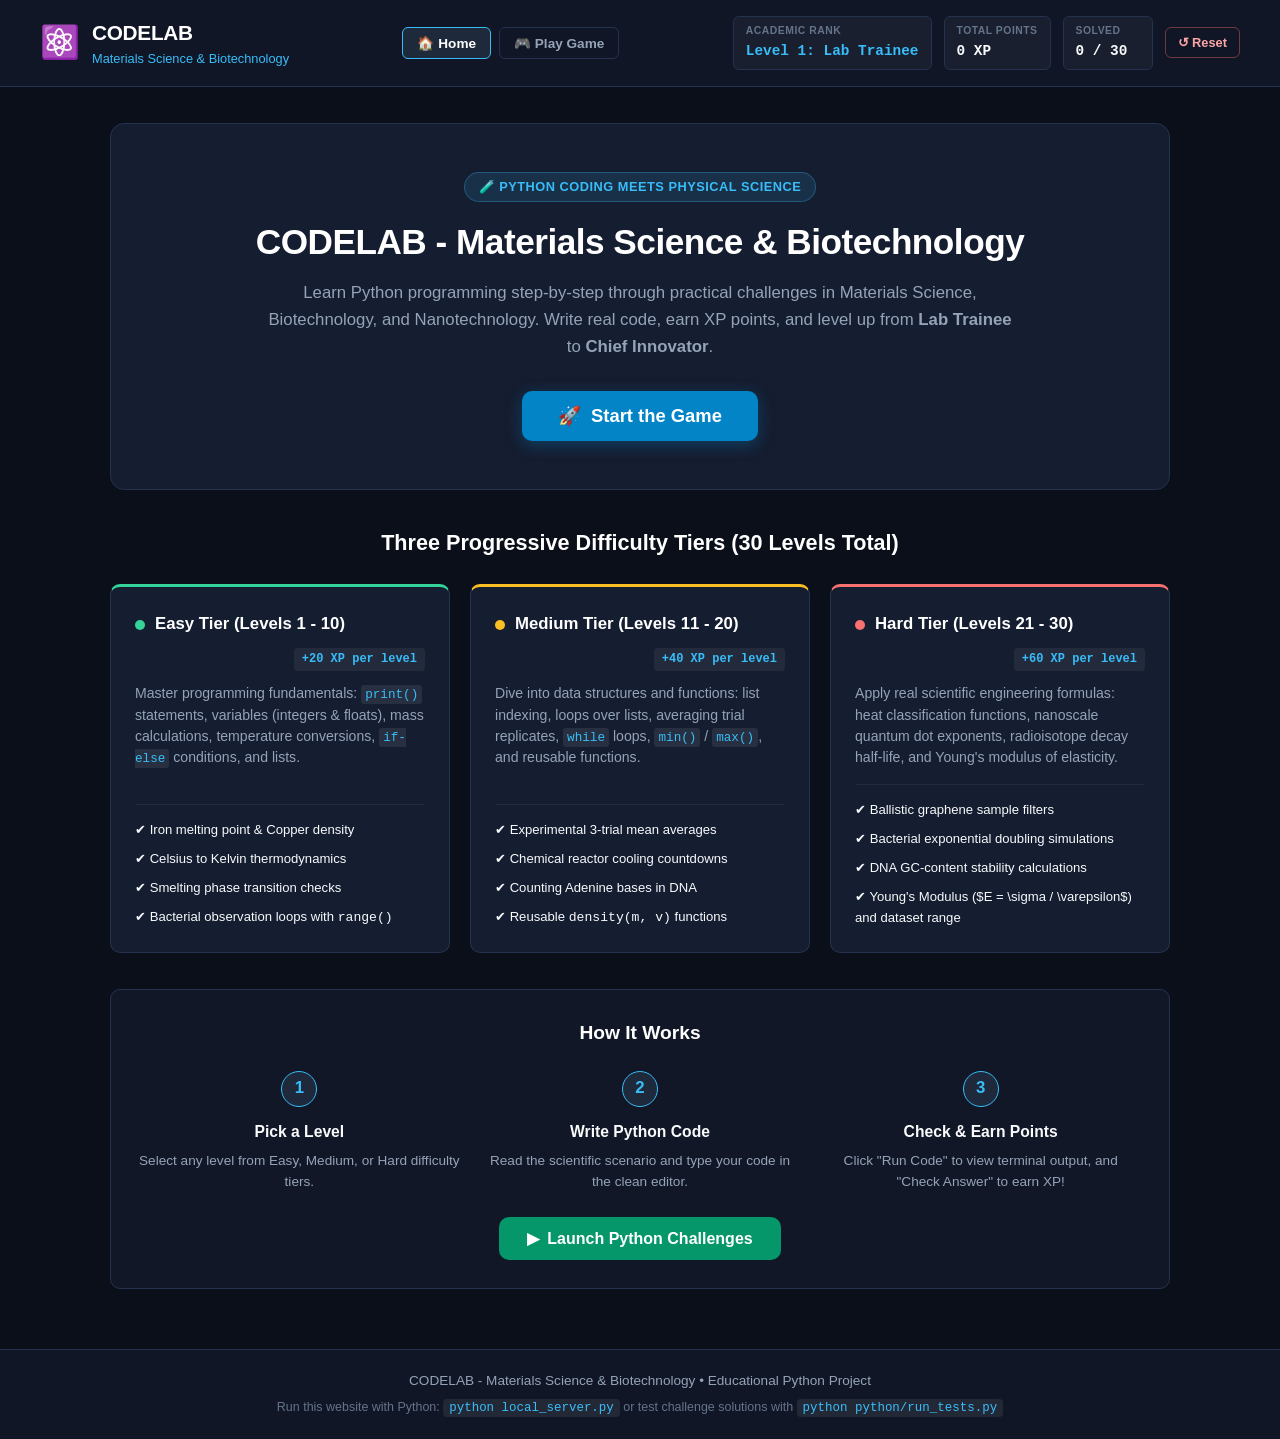
<file: index.html>
<!DOCTYPE html>
<html lang="en">
<head>
  <meta charset="UTF-8">
  <meta name="viewport" content="width=device-width, initial-scale=1.0">
  <title>CODELAB - Materials Science & Biotechnology</title>
  <link rel="stylesheet" href="css/style.css">
  <link rel="icon" href="data:image/svg+xml,<svg xmlns=%22http://www.w3.org/2000/svg%22 viewBox=%220%22%200%22%20100%22%20100%22><text y=%22.9em%22 font-size=%2290%22>🐍</text></svg>">
</head>
<body>

  <!-- App Header -->
  <header class="app-header">
    <div class="header-container">
      <div class="brand" id="nav-brand" style="cursor: pointer;" title="Return to Home">
        <span class="brand-icon">⚛️</span>
        <div>
          <h1>CODELAB</h1>
          <p class="brand-sub">Materials Science & Biotechnology</p>
        </div>
      </div>

      <nav class="header-nav">
        <button class="nav-btn active" id="btn-nav-home">🏠 Home</button>
        <button class="nav-btn" id="btn-nav-game">🎮 Play Game</button>
      </nav>

      <div class="stats-panel">
        <div class="stat-badge">
          <span class="stat-label">Academic Rank</span>
          <span class="stat-value highlight" id="hud-level-pill">Level 1: Lab Trainee</span>
        </div>
        <div class="stat-badge">
          <span class="stat-label">Total Points</span>
          <span class="stat-value" id="hud-xp">0 XP</span>
        </div>
        <div class="stat-badge">
          <span class="stat-label">Solved</span>
          <span class="stat-value" id="hud-solved">0 / 30</span>
        </div>
        <button class="btn-reset" id="btn-reset-progress" title="Reset your saved score">↺ Reset</button>
      </div>
    </div>
  </header>

  <!-- ======================================================================
       FRONT PAGE / HOME VIEW
       ====================================================================== -->
  <section class="home-view" id="home-view">
    <div class="hero-box">
      <div class="hero-tag">🧪 Python Coding Meets Physical Science</div>
      <h1 class="hero-heading">CODELAB - Materials Science & Biotechnology</h1>
      <p class="hero-subheading">
        Learn Python programming step-by-step through practical challenges in Materials Science, 
        Biotechnology, and Nanotechnology. Write real code, earn XP points, and level up from 
        <strong>Lab Trainee</strong> to <strong>Chief Innovator</strong>.
      </p>
      
      <div class="hero-actions">
        <button class="btn-hero-primary" id="btn-hero-start">
          <span>🚀</span> Start the Game
        </button>
      </div>
    </div>

    <!-- Tier Overview Cards -->
    <div class="overview-section">
      <h2 class="overview-title">Three Progressive Difficulty Tiers (30 Levels Total)</h2>
      <div class="tier-cards-grid">
        
        <div class="tier-card tier-card-easy" data-target-tier="easy" title="Click to launch Easy tier">
          <div class="tier-card-header">
            <span class="dot dot-easy"></span>
            <h3>Easy Tier (Levels 1 - 10)</h3>
            <span class="tier-reward">+20 XP per level</span>
          </div>
          <p class="tier-card-desc">
            Master programming fundamentals: <code>print()</code> statements, variables (integers & floats), 
            mass calculations, temperature conversions, <code>if-else</code> conditions, and lists.
          </p>
          <ul class="tier-features">
            <li>✔ Iron melting point & Copper density</li>
            <li>✔ Celsius to Kelvin thermodynamics</li>
            <li>✔ Smelting phase transition checks</li>
            <li>✔ Bacterial observation loops with <code>range()</code></li>
          </ul>
        </div>

        <div class="tier-card tier-card-medium" data-target-tier="medium" title="Click to launch Medium tier">
          <div class="tier-card-header">
            <span class="dot dot-medium"></span>
            <h3>Medium Tier (Levels 11 - 20)</h3>
            <span class="tier-reward">+40 XP per level</span>
          </div>
          <p class="tier-card-desc">
            Dive into data structures and functions: list indexing, loops over lists, 
            averaging trial replicates, <code>while</code> loops, <code>min()</code> / <code>max()</code>, and reusable functions.
          </p>
          <ul class="tier-features">
            <li>✔ Experimental 3-trial mean averages</li>
            <li>✔ Chemical reactor cooling countdowns</li>
            <li>✔ Counting Adenine bases in DNA</li>
            <li>✔ Reusable <code>density(m, v)</code> functions</li>
          </ul>
        </div>

        <div class="tier-card tier-card-hard" data-target-tier="hard" title="Click to launch Hard tier">
          <div class="tier-card-header">
            <span class="dot dot-hard"></span>
            <h3>Hard Tier (Levels 21 - 30)</h3>
            <span class="tier-reward">+60 XP per level</span>
          </div>
          <p class="tier-card-desc">
            Apply real scientific engineering formulas: heat classification functions, 
            nanoscale quantum dot exponents, radioisotope decay half-life, and Young's modulus of elasticity.
          </p>
          <ul class="tier-features">
            <li>✔ Ballistic graphene sample filters</li>
            <li>✔ Bacterial exponential doubling simulations</li>
            <li>✔ DNA GC-content stability calculations</li>
            <li>✔ Young's Modulus ($E = \sigma / \varepsilon$) and dataset range</li>
          </ul>
        </div>

      </div>

      <!-- How to Play Quick Steps -->
      <div class="steps-box">
        <h3 class="steps-title">How It Works</h3>
        <div class="steps-grid">
          <div class="step-item">
            <span class="step-num">1</span>
            <h4>Pick a Level</h4>
            <p>Select any level from Easy, Medium, or Hard difficulty tiers.</p>
          </div>
          <div class="step-item">
            <span class="step-num">2</span>
            <h4>Write Python Code</h4>
            <p>Read the scientific scenario and type your code in the clean editor.</p>
          </div>
          <div class="step-item">
            <span class="step-num">3</span>
            <h4>Check & Earn Points</h4>
            <p>Click "Run Code" to view terminal output, and "Check Answer" to earn XP!</p>
          </div>
        </div>
        <div style="text-align: center; margin-top: 24px;">
          <button class="btn-hero-secondary" id="btn-hero-start-bottom">
            <span>▶</span> Launch Python Challenges
          </button>
        </div>
      </div>
    </div>
  </section>

  <!-- ======================================================================
       GAME VIEW (CHALLENGE WORKSPACE)
       ====================================================================== -->
  <main class="main-content" id="game-view" style="display: none;">
    
    <!-- Tier Selection Tabs -->
    <div class="tier-tabs">
      <button class="tier-btn active" data-tier="easy">
        <span class="dot dot-easy"></span>
        Easy Levels (1 - 10)
      </button>
      <button class="tier-btn" data-tier="medium">
        <span class="dot dot-medium"></span>
        Medium Levels (11 - 20)
      </button>
      <button class="tier-btn" data-tier="hard">
        <span class="dot dot-hard"></span>
        Hard Levels (21 - 30)
      </button>
    </div>

    <!-- Levels Selector Grid -->
    <div class="levels-grid" id="levels-container">
      <!-- Generated dynamically by app.js (10 buttons for active tier) -->
    </div>

    <!-- Active Challenge Workspace -->
    <div class="workspace-card">
      
      <!-- Challenge Header -->
      <div class="challenge-header">
        <div>
          <div class="challenge-meta">
            <span class="badge" id="cw-difficulty-badge">Easy</span>
            <span class="badge badge-topic" id="cw-topic-badge">print() Statement</span>
            <span class="badge badge-xp" id="cw-xp-badge">+20 XP</span>
          </div>
          <h2 class="challenge-title" id="cw-title">Level 1: Lab Terminal Greeting</h2>
        </div>
        <div id="cw-status-indicator">
          <!-- Solved or Unsolved indicator -->
        </div>
      </div>

      <!-- Problem Description & Instructions -->
      <div class="challenge-description">
        <p class="scenario-text" id="cw-scenario">
          Welcome to the research laboratory! Every scientific instrument logs status messages to the console.
        </p>
        <div class="instruction-box" id="cw-instruction">
          Use the <code>print()</code> function to display exactly: <code>Hello, Science Lab!</code>
        </div>
      </div>

      <!-- Python Code Editor -->
      <div class="editor-wrapper">
        <div class="editor-bar">
          <span class="editor-file">main.py (Python Workspace)</span>
          <div class="editor-quick-actions">
            <button class="btn-tool" id="btn-hint">💡 Hint</button>
            <button class="btn-tool" id="btn-clear-code">↺ Clear</button>
          </div>
        </div>
        <textarea class="code-editor" id="code-input" spellcheck="false" placeholder="# Type your Python code here..."></textarea>
      </div>

      <!-- Editor Controls -->
      <div class="editor-actions">
        <button class="btn btn-run" id="btn-run-code">▶ Run Code</button>
        <button class="btn btn-check" id="btn-check-answer">✔ Check Answer</button>
      </div>

      <!-- Terminal Output Screen -->
      <div class="terminal-box">
        <div class="terminal-title">
          <span>TERMINAL OUTPUT</span>
          <span class="terminal-status" id="terminal-status">READY</span>
        </div>
        <pre class="terminal-body" id="terminal-body">Press "Run Code" to test or "Check Answer" to verify your solution.</pre>
      </div>

      <!-- Result Banner -->
      <div class="feedback-banner" id="feedback-banner" style="display: none;"></div>

    </div>

  </main>

  <!-- Simple Footer with Python Information -->
  <footer class="app-footer">
    <div class="footer-container">
      <p>CODELAB - Materials Science & Biotechnology • Educational Python Project</p>
      <p class="footer-sub">
        Run this website with Python: 
        <code>python local_server.py</code> or test challenge solutions with <code>python python/run_tests.py</code>
      </p>
    </div>
  </footer>

  <!-- Toast Notification Container -->
  <div id="toast-container" class="toast-container"></div>

  <!-- Scripts -->
  <script src="js/challenges.js"></script>
  <script src="js/game.js"></script>
  <script src="js/app.js"></script>
</body>
</html>
</file>
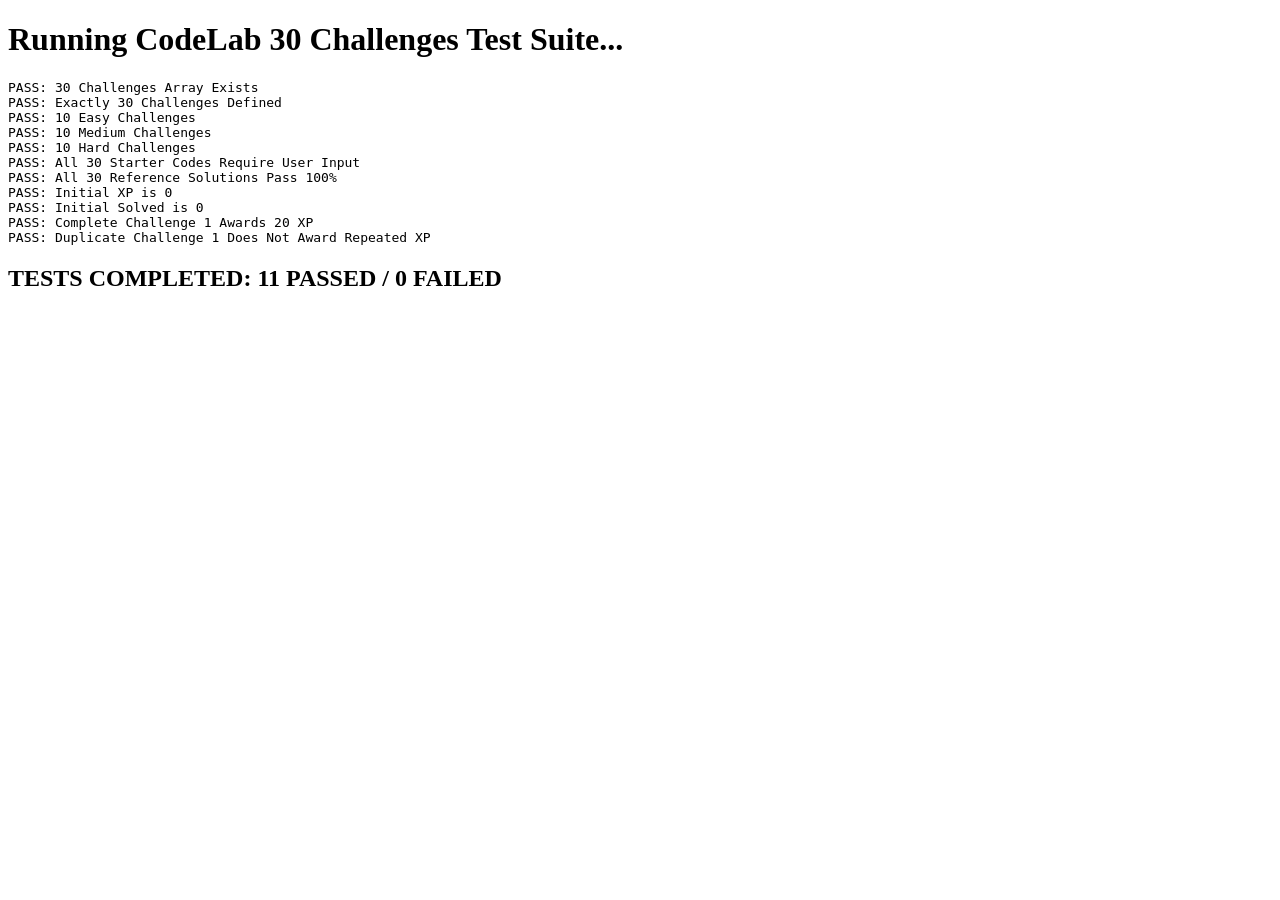
<file: test.html>
<!DOCTYPE html>
<html>
<head>
  <meta charset="utf-8">
  <title>CodeLab 30 Challenges Automated Test Suite</title>
</head>
<body>
  <h1>Running CodeLab 30 Challenges Test Suite...</h1>
  <div id="results"></div>

  <script src="js/challenges.js"></script>
  <script src="js/game.js"></script>

  <script>
    const results = [];
    function assert(name, condition, extra = '') {
      if (condition) {
        results.push(`PASS: ${name}`);
        console.log(`[PASS] ${name}`);
      } else {
        results.push(`FAIL: ${name} - ${extra}`);
        console.error(`[FAIL] ${name} - ${extra}`);
      }
    }

    try {
      assert('30 Challenges Array Exists', Array.isArray(window.CHALLENGES));
      assert('Exactly 30 Challenges Defined', window.CHALLENGES.length === 30, `Found: ${window.CHALLENGES.length}`);

      const easyList = window.CHALLENGES.filter(c => c.difficulty === 'easy');
      const medList = window.CHALLENGES.filter(c => c.difficulty === 'medium');
      const hardList = window.CHALLENGES.filter(c => c.difficulty === 'hard');

      assert('10 Easy Challenges', easyList.length === 10, `Found ${easyList.length}`);
      assert('10 Medium Challenges', medList.length === 10, `Found ${medList.length}`);
      assert('10 Hard Challenges', hardList.length === 10, `Found ${hardList.length}`);

      const sim = new SafePythonSimulator();

      // Test that all starter codes DO NOT give free points
      let starterRequireInputCount = 0;
      CHALLENGES.forEach(c => {
        const res = sim.run(c.starterCode);
        const val = c.validator(c.starterCode, res);
        if (!val.passed) {
          starterRequireInputCount++;
        } else {
          console.error('Starter gave free pass without code for:', c.id);
        }
      });
      assert('All 30 Starter Codes Require User Input', starterRequireInputCount === 30, `Count: ${starterRequireInputCount}/30`);

      // Test that all 30 reference solutions PASS validation 100%
      let solutionPassCount = 0;
      CHALLENGES.forEach(c => {
        const res = sim.run(c.solutionCode);
        const val = c.validator(c.solutionCode, res);
        if (val.passed) {
          solutionPassCount++;
        } else {
          results.push(`FAILED_CH: ${c.id} - ${c.title} - ${val.message} - Out: ${res.stdout.join(';')} - Vars: ${JSON.stringify(res.variables)}`);
          console.error('Solution failed for:', c.id, c.title, val.message, 'Output:', res.stdout);
        }
      });
      assert('All 30 Reference Solutions Pass 100%', solutionPassCount === 30, `Passed: ${solutionPassCount}/30`);

      // Test Game Engine
      const testGame = new GameEngine();
      testGame.resetProgress();
      assert('Initial XP is 0', testGame.state.xp === 0);
      assert('Initial Solved is 0', testGame.state.completedChallenges.length === 0);

      const r1 = testGame.completeChallenge('ch_1');
      assert('Complete Challenge 1 Awards 20 XP', r1.isFirstTime && testGame.state.xp === 20);

      const r2 = testGame.completeChallenge('ch_1');
      assert('Duplicate Challenge 1 Does Not Award Repeated XP', !r2.isFirstTime && testGame.state.xp === 20);

      document.getElementById('results').innerHTML = `<pre>${results.join('\n')}</pre><h2 id="summary">TESTS COMPLETED: ${results.filter(r => r.startsWith('PASS')).length} PASSED / ${results.filter(r => r.startsWith('FAIL')).length} FAILED</h2>`;
    } catch (e) {
      document.getElementById('results').innerHTML = `<h2 style="color:red">EXCEPTION: ${e.message}</h2><pre>${e.stack}</pre>`;
    }
  </script>
</body>
</html>
</file>
<file: css/style.css>
/* ==========================================================================
   CodeLab: Materials × Bio
   style.css - Clean, Student-Friendly Dark Design (Static Background, No Lag)
   ========================================================================== */

:root {
  --bg-page: #0b0f19;
  --bg-card: #151d30;
  --bg-card-hover: #1c2742;
  --bg-editor: #070c18;
  --bg-terminal: #050811;

  --border-subtle: #243250;
  --border-highlight: #38bdf8;

  --cyan: #38bdf8;
  --green: #34d399;
  --amber: #fbbf24;
  --rose: #f87171;
  --purple: #c084fc;

  --text-main: #f8fafc;
  --text-muted: #94a3b8;
  --text-dim: #64748b;

  --font-main: -apple-system, BlinkMacSystemFont, "Segoe UI", Roboto, Oxygen, Ubuntu, Cantarell, sans-serif;
  --font-mono: "Fira Code", Consolas, Monaco, "Courier New", monospace;

  --radius-sm: 6px;
  --radius-md: 10px;
  --radius-lg: 14px;
}

* {
  box-sizing: border-box;
  margin: 0;
  padding: 0;
}

body {
  background-color: var(--bg-page);
  color: var(--text-main);
  font-family: var(--font-main);
  line-height: 1.6;
  min-height: 100vh;
  display: flex;
  flex-direction: column;
}

/* ==========================================================================
   APP HEADER
   ========================================================================== */
.app-header {
  background-color: #101626;
  border-bottom: 1px solid var(--border-subtle);
  padding: 16px 24px;
  position: sticky;
  top: 0;
  z-index: 100;
}

.header-container {
  max-width: 1200px;
  margin: 0 auto;
  display: flex;
  align-items: center;
  justify-content: space-between;
  gap: 16px;
  flex-wrap: wrap;
}

.brand {
  display: flex;
  align-items: center;
  gap: 12px;
}

.brand-icon {
  font-size: 2rem;
}

.brand h1 {
  font-size: 1.3rem;
  font-weight: 700;
  color: #fff;
  letter-spacing: -0.3px;
}

.brand-sub {
  font-size: 0.8rem;
  color: var(--cyan);
}

.header-nav {
  display: flex;
  align-items: center;
  gap: 8px;
}

.nav-btn {
  background: transparent;
  border: 1px solid var(--border-subtle);
  color: var(--text-muted);
  padding: 7px 14px;
  border-radius: var(--radius-sm);
  font-size: 0.85rem;
  font-weight: 600;
  cursor: pointer;
  transition: all 0.2s;
}

.nav-btn:hover {
  background: rgba(255, 255, 255, 0.06);
  color: #fff;
}

.nav-btn.active {
  background: #1e293b;
  border-color: var(--cyan);
  color: #fff;
}

.stats-panel {
  display: flex;
  align-items: center;
  gap: 12px;
  flex-wrap: wrap;
}

.stat-badge {
  background: rgba(255, 255, 255, 0.04);
  border: 1px solid var(--border-subtle);
  border-radius: var(--radius-sm);
  padding: 6px 12px;
  display: flex;
  flex-direction: column;
  min-width: 90px;
}

.stat-label {
  font-size: 0.65rem;
  color: var(--text-dim);
  text-transform: uppercase;
  font-weight: 600;
  letter-spacing: 0.5px;
}

.stat-value {
  font-size: 0.9rem;
  font-weight: 700;
  color: var(--text-main);
  font-family: var(--font-mono);
}

.stat-value.highlight {
  color: var(--cyan);
}

.btn-reset {
  background: transparent;
  border: 1px solid rgba(248, 113, 113, 0.4);
  color: #fca5a5;
  padding: 7px 12px;
  border-radius: var(--radius-sm);
  font-size: 0.8rem;
  font-weight: 600;
  cursor: pointer;
  transition: all 0.2s;
}

.btn-reset:hover {
  background: rgba(248, 113, 113, 0.15);
  border-color: var(--rose);
  color: #fff;
}

/* ==========================================================================
   FRONT PAGE / HOME VIEW
   ========================================================================== */
.home-view {
  max-width: 1100px;
  margin: 36px auto 60px;
  padding: 0 20px;
}

.hero-box {
  background: #151d30;
  border: 1px solid var(--border-subtle);
  border-radius: var(--radius-lg);
  padding: 48px 36px;
  text-align: center;
  margin-bottom: 36px;
}

.hero-tag {
  display: inline-block;
  background: rgba(56, 189, 248, 0.12);
  border: 1px solid rgba(56, 189, 248, 0.3);
  color: var(--cyan);
  font-size: 0.8rem;
  font-weight: 700;
  padding: 4px 14px;
  border-radius: 20px;
  margin-bottom: 18px;
  text-transform: uppercase;
  letter-spacing: 0.5px;
}

.hero-heading {
  font-size: 2.2rem;
  font-weight: 800;
  color: #fff;
  letter-spacing: -0.5px;
  margin-bottom: 16px;
  line-height: 1.25;
}

.hero-subheading {
  font-size: 1.05rem;
  color: var(--text-muted);
  max-width: 750px;
  margin: 0 auto 30px;
  line-height: 1.6;
}

.hero-actions {
  display: flex;
  justify-content: center;
  gap: 16px;
}

.btn-hero-primary {
  background: #0284c7;
  color: #fff;
  font-size: 1.15rem;
  font-weight: 800;
  padding: 14px 36px;
  border-radius: var(--radius-md);
  border: none;
  cursor: pointer;
  transition: all 0.2s;
  display: inline-flex;
  align-items: center;
  gap: 10px;
  box-shadow: 0 4px 16px rgba(2, 132, 199, 0.35);
}

.btn-hero-primary:hover {
  background: #0ea5e9;
  transform: translateY(-2px);
  box-shadow: 0 6px 20px rgba(14, 165, 233, 0.5);
}

.btn-hero-secondary {
  background: #059669;
  color: #fff;
  font-size: 1rem;
  font-weight: 700;
  padding: 12px 28px;
  border-radius: var(--radius-md);
  border: none;
  cursor: pointer;
  transition: all 0.2s;
  display: inline-flex;
  align-items: center;
  gap: 8px;
}

.btn-hero-secondary:hover {
  background: #10b981;
}

/* Tier Overview Cards */
.overview-title {
  font-size: 1.35rem;
  font-weight: 700;
  color: #fff;
  text-align: center;
  margin-bottom: 24px;
}

.tier-cards-grid {
  display: grid;
  grid-template-columns: repeat(auto-fit, minmax(300px, 1fr));
  gap: 20px;
  margin-bottom: 36px;
}

.tier-card {
  background: #151d30;
  border: 1px solid var(--border-subtle);
  border-radius: var(--radius-md);
  padding: 24px;
  display: flex;
  flex-direction: column;
  cursor: pointer;
  transition: transform 0.2s ease, border-color 0.2s ease;
}

.tier-card:hover {
  transform: translateY(-3px);
  border-color: rgba(56, 189, 248, 0.4);
}

.tier-card-easy { border-top: 3px solid var(--green); }
.tier-card-medium { border-top: 3px solid var(--amber); }
.tier-card-hard { border-top: 3px solid var(--rose); }

.tier-card-header {
  display: flex;
  align-items: center;
  gap: 10px;
  margin-bottom: 12px;
  flex-wrap: wrap;
}

.tier-card-header h3 {
  font-size: 1.05rem;
  font-weight: 700;
  color: #fff;
}

.tier-reward {
  margin-left: auto;
  font-size: 0.75rem;
  font-weight: 700;
  padding: 2px 8px;
  border-radius: 4px;
  background: rgba(255, 255, 255, 0.06);
  color: var(--cyan);
  font-family: var(--font-mono);
}

.tier-card-desc {
  font-size: 0.88rem;
  color: var(--text-muted);
  margin-bottom: 16px;
  line-height: 1.5;
}

.tier-card-desc code {
  background: rgba(255, 255, 255, 0.08);
  color: var(--cyan);
  padding: 2px 4px;
  border-radius: 3px;
  font-size: 0.9em;
}

.tier-features {
  list-style: none;
  font-size: 0.82rem;
  color: var(--text-main);
  display: flex;
  flex-direction: column;
  gap: 8px;
  margin-top: auto;
  padding-top: 14px;
  border-top: 1px solid rgba(255, 255, 255, 0.05);
}

/* How It Works Steps */
.steps-box {
  background: #111726;
  border: 1px solid var(--border-subtle);
  border-radius: var(--radius-md);
  padding: 28px;
}

.steps-title {
  text-align: center;
  font-size: 1.2rem;
  font-weight: 700;
  color: #fff;
  margin-bottom: 22px;
}

.steps-grid {
  display: grid;
  grid-template-columns: repeat(auto-fit, minmax(220px, 1fr));
  gap: 20px;
}

.step-item {
  text-align: center;
}

.step-num {
  width: 36px;
  height: 36px;
  border-radius: 50%;
  background: #1e293b;
  border: 1px solid var(--border-highlight);
  color: var(--cyan);
  font-weight: 800;
  display: flex;
  align-items: center;
  justify-content: center;
  margin: 0 auto 12px;
  font-size: 1.05rem;
}

.step-item h4 {
  font-size: 0.98rem;
  font-weight: 700;
  margin-bottom: 6px;
}

.step-item p {
  font-size: 0.85rem;
  color: var(--text-muted);
}

/* ==========================================================================
   MAIN CONTENT LAYOUT
   ========================================================================== */
.main-content {
  max-width: 1200px;
  width: 100%;
  margin: 28px auto;
  padding: 0 20px;
  flex: 1;
}

/* Difficulty Tier Tabs */
.tier-tabs {
  display: flex;
  gap: 10px;
  margin-bottom: 20px;
  flex-wrap: wrap;
}

.tier-btn {
  background: #10182b;
  border: 1px solid var(--border-subtle);
  color: var(--text-muted);
  padding: 10px 20px;
  border-radius: var(--radius-md);
  font-size: 0.95rem;
  font-weight: 600;
  cursor: pointer;
  display: flex;
  align-items: center;
  gap: 8px;
  transition: all 0.2s;
}

.tier-btn:hover {
  background: var(--bg-card-hover);
  color: var(--text-main);
}

.tier-btn.active {
  background: #1e293b;
  border-color: var(--border-highlight);
  color: #fff;
}

.dot {
  width: 10px;
  height: 10px;
  border-radius: 50%;
  display: inline-block;
}

.dot-easy { background-color: var(--green); }
.dot-medium { background-color: var(--amber); }
.dot-hard { background-color: var(--rose); }

/* Level Selector Grid */
.levels-grid {
  display: grid;
  grid-template-columns: repeat(auto-fill, minmax(105px, 1fr));
  gap: 10px;
  margin-bottom: 24px;
}

.level-card {
  background: var(--bg-card);
  border: 1px solid var(--border-subtle);
  border-radius: var(--radius-sm);
  padding: 12px 10px;
  text-align: center;
  cursor: pointer;
  transition: all 0.2s;
  display: flex;
  flex-direction: column;
  gap: 4px;
}

.level-card:hover {
  background: var(--bg-card-hover);
  border-color: rgba(56, 189, 248, 0.4);
}

.level-card.active {
  background: #172554;
  border-color: var(--cyan);
}

.level-card.completed {
  border-color: rgba(52, 211, 153, 0.5);
  background: #06281e;
}

.level-num {
  font-size: 0.95rem;
  font-weight: 700;
  color: #fff;
  font-family: var(--font-mono);
}

.level-status {
  font-size: 0.75rem;
  color: var(--text-dim);
}

.level-card.completed .level-status {
  color: var(--green);
  font-weight: 600;
}

/* ==========================================================================
   WORKSPACE CARD (CHALLENGE AREA)
   ========================================================================== */
.workspace-card {
  background: var(--bg-card);
  border: 1px solid var(--border-subtle);
  border-radius: var(--radius-lg);
  padding: 28px;
}

.challenge-header {
  display: flex;
  align-items: flex-start;
  justify-content: space-between;
  gap: 16px;
  margin-bottom: 20px;
  border-bottom: 1px solid var(--border-subtle);
  padding-bottom: 16px;
}

.challenge-meta {
  display: flex;
  align-items: center;
  gap: 8px;
  margin-bottom: 8px;
  flex-wrap: wrap;
}

.badge {
  font-size: 0.75rem;
  font-weight: 700;
  padding: 3px 8px;
  border-radius: 4px;
  text-transform: uppercase;
}

.badge.easy { background: rgba(52, 211, 153, 0.15); color: var(--green); }
.badge.medium { background: rgba(251, 191, 36, 0.15); color: var(--amber); }
.badge.hard { background: rgba(248, 113, 113, 0.15); color: var(--rose); }

.badge-topic {
  background: rgba(255, 255, 255, 0.06);
  color: var(--text-muted);
}

.badge-xp {
  background: rgba(56, 189, 248, 0.15);
  color: var(--cyan);
  font-family: var(--font-mono);
}

.challenge-title {
  font-size: 1.4rem;
  font-weight: 700;
  color: #fff;
}

.status-indicator-badge {
  font-size: 0.85rem;
  font-weight: 700;
  padding: 4px 10px;
  border-radius: var(--radius-sm);
}

.status-indicator-badge.done {
  background: rgba(52, 211, 153, 0.15);
  color: var(--green);
  border: 1px solid rgba(52, 211, 153, 0.3);
}

.status-indicator-badge.todo {
  background: rgba(255, 255, 255, 0.05);
  color: var(--text-dim);
}

/* Challenge Description */
.challenge-description {
  margin-bottom: 22px;
}

.scenario-text {
  font-size: 0.95rem;
  color: var(--text-muted);
  margin-bottom: 12px;
}

.instruction-box {
  background: #0c1220;
  border-left: 3px solid var(--cyan);
  padding: 12px 16px;
  border-radius: 0 var(--radius-sm) var(--radius-sm) 0;
  font-size: 0.92rem;
  color: #e2e8f0;
}

.instruction-box code {
  background: rgba(56, 189, 248, 0.15);
  color: var(--cyan);
  padding: 2px 6px;
  border-radius: 4px;
  font-family: var(--font-mono);
  font-size: 0.9em;
}

/* Code Editor */
.editor-wrapper {
  background: var(--bg-editor);
  border: 1px solid var(--border-subtle);
  border-radius: var(--radius-md);
  overflow: hidden;
  margin-bottom: 16px;
}

.editor-bar {
  background: #101626;
  padding: 8px 14px;
  display: flex;
  align-items: center;
  justify-content: space-between;
  border-bottom: 1px solid var(--border-subtle);
}

.editor-file {
  font-size: 0.8rem;
  color: var(--text-muted);
  font-family: var(--font-mono);
}

.editor-quick-actions {
  display: flex;
  gap: 8px;
}

.btn-tool {
  background: rgba(255, 255, 255, 0.05);
  border: 1px solid var(--border-subtle);
  color: var(--text-muted);
  font-size: 0.75rem;
  padding: 4px 8px;
  border-radius: 4px;
  cursor: pointer;
  transition: all 0.2s;
}

.btn-tool:hover {
  background: rgba(255, 255, 255, 0.12);
  color: #fff;
}

.code-editor {
  width: 100%;
  min-height: 160px;
  background: transparent;
  color: #7dd3fc;
  font-family: var(--font-mono);
  font-size: 0.95rem;
  line-height: 1.6;
  padding: 16px;
  border: none;
  outline: none;
  resize: vertical;
  tab-size: 4;
}

/* Editor Buttons */
.editor-actions {
  display: flex;
  align-items: center;
  gap: 12px;
  margin-bottom: 20px;
  flex-wrap: wrap;
}

.btn {
  padding: 10px 22px;
  border-radius: var(--radius-sm);
  font-size: 0.92rem;
  font-weight: 700;
  cursor: pointer;
  transition: all 0.2s;
  border: none;
  display: inline-flex;
  align-items: center;
  gap: 6px;
}

.btn-run {
  background: #1e293b;
  border: 1px solid var(--border-subtle);
  color: #fff;
}

.btn-run:hover {
  background: #334155;
  border-color: var(--border-highlight);
}

.btn-check {
  background: #059669;
  color: #fff;
}

.btn-check:hover {
  background: #10b981;
}

/* Terminal */
.terminal-box {
  background: var(--bg-terminal);
  border: 1px solid var(--border-subtle);
  border-radius: var(--radius-md);
  padding: 14px 18px;
  font-family: var(--font-mono);
  font-size: 0.88rem;
  margin-bottom: 16px;
}

.terminal-title {
  color: var(--text-dim);
  font-size: 0.72rem;
  font-weight: 700;
  letter-spacing: 0.5px;
  display: flex;
  align-items: center;
  justify-content: space-between;
  margin-bottom: 8px;
}

.terminal-status {
  color: var(--cyan);
}

.terminal-body {
  color: #e2e8f0;
  white-space: pre-wrap;
  word-break: break-all;
  min-height: 60px;
}

.terminal-body.error {
  color: var(--rose);
}

.terminal-body.success {
  color: var(--green);
}

/* Result Feedback Banner */
.feedback-banner {
  padding: 14px 18px;
  border-radius: var(--radius-sm);
  font-size: 0.92rem;
  font-weight: 600;
  margin-top: 14px;
}

.feedback-banner.success {
  background: rgba(52, 211, 153, 0.15);
  border: 1px solid var(--green);
  color: #6ee7b7;
}

.feedback-banner.error {
  background: rgba(248, 113, 113, 0.15);
  border: 1px solid var(--rose);
  color: #fca5a5;
}

/* ==========================================================================
   APP FOOTER
   ========================================================================== */
.app-footer {
  background: #101626;
  border-top: 1px solid var(--border-subtle);
  padding: 20px;
  text-align: center;
  font-size: 0.85rem;
  color: var(--text-muted);
}

.footer-container {
  max-width: 1000px;
  margin: 0 auto;
}

.footer-sub {
  font-size: 0.78rem;
  color: var(--text-dim);
  margin-top: 6px;
}

.footer-sub code {
  background: rgba(255, 255, 255, 0.08);
  color: var(--cyan);
  padding: 2px 6px;
  border-radius: 4px;
  font-family: var(--font-mono);
}

/* ==========================================================================
   FLOATING TOAST
   ========================================================================== */
.toast-container {
  position: fixed;
  bottom: 24px;
  right: 24px;
  z-index: 9999;
  display: flex;
  flex-direction: column;
  gap: 10px;
}

.toast {
  background: #1e293b;
  border: 1px solid var(--cyan);
  color: #fff;
  padding: 12px 18px;
  border-radius: var(--radius-sm);
  font-size: 0.88rem;
  font-weight: 600;
  box-shadow: 0 4px 12px rgba(0, 0, 0, 0.4);
  animation: fadeInToast 0.3s ease;
}

@keyframes fadeInToast {
  from { opacity: 0; transform: translateY(10px); }
  to { opacity: 1; transform: translateY(0); }
}

/* Mobile responsive */
@media (max-width: 640px) {
  .header-container {
    flex-direction: column;
    align-items: flex-start;
  }
  .stats-panel {
    width: 100%;
    justify-content: space-between;
  }
  .workspace-card {
    padding: 18px;
  }
  .challenge-title {
    font-size: 1.15rem;
  }
}
</file>
